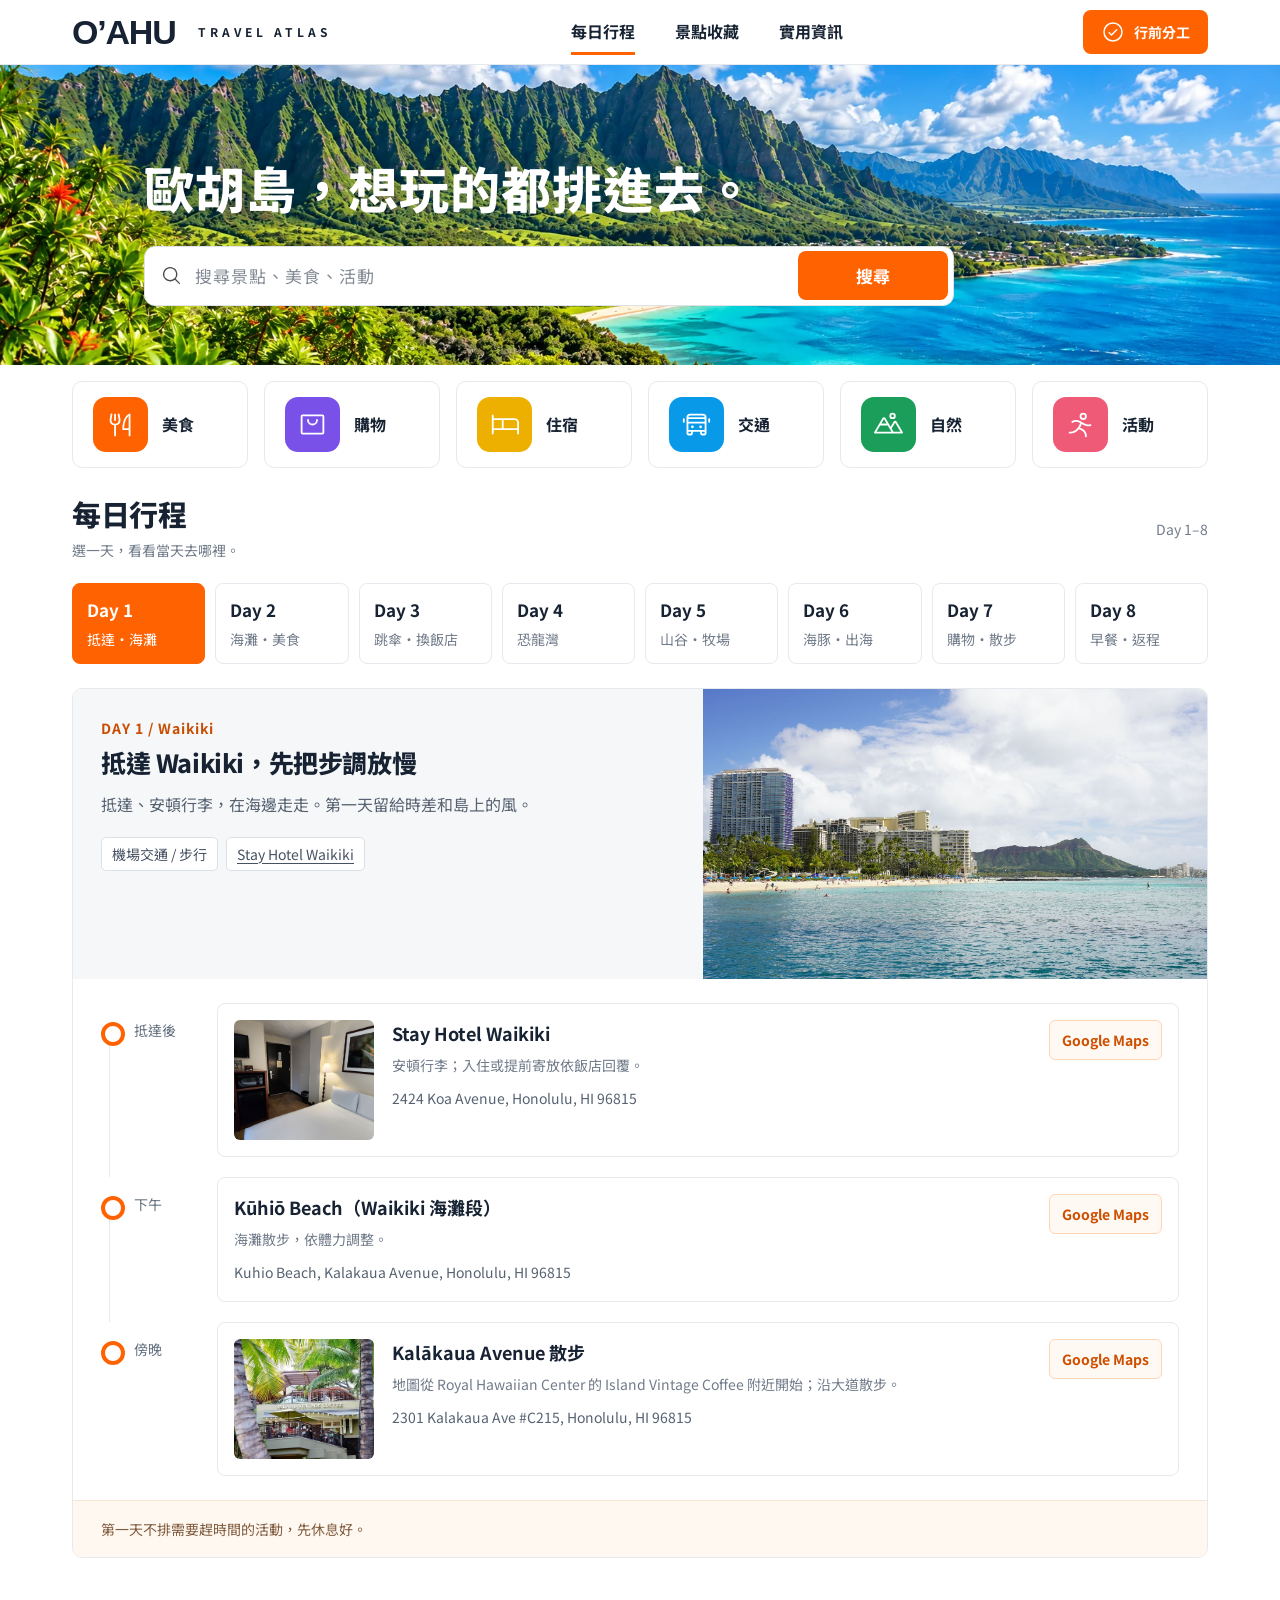
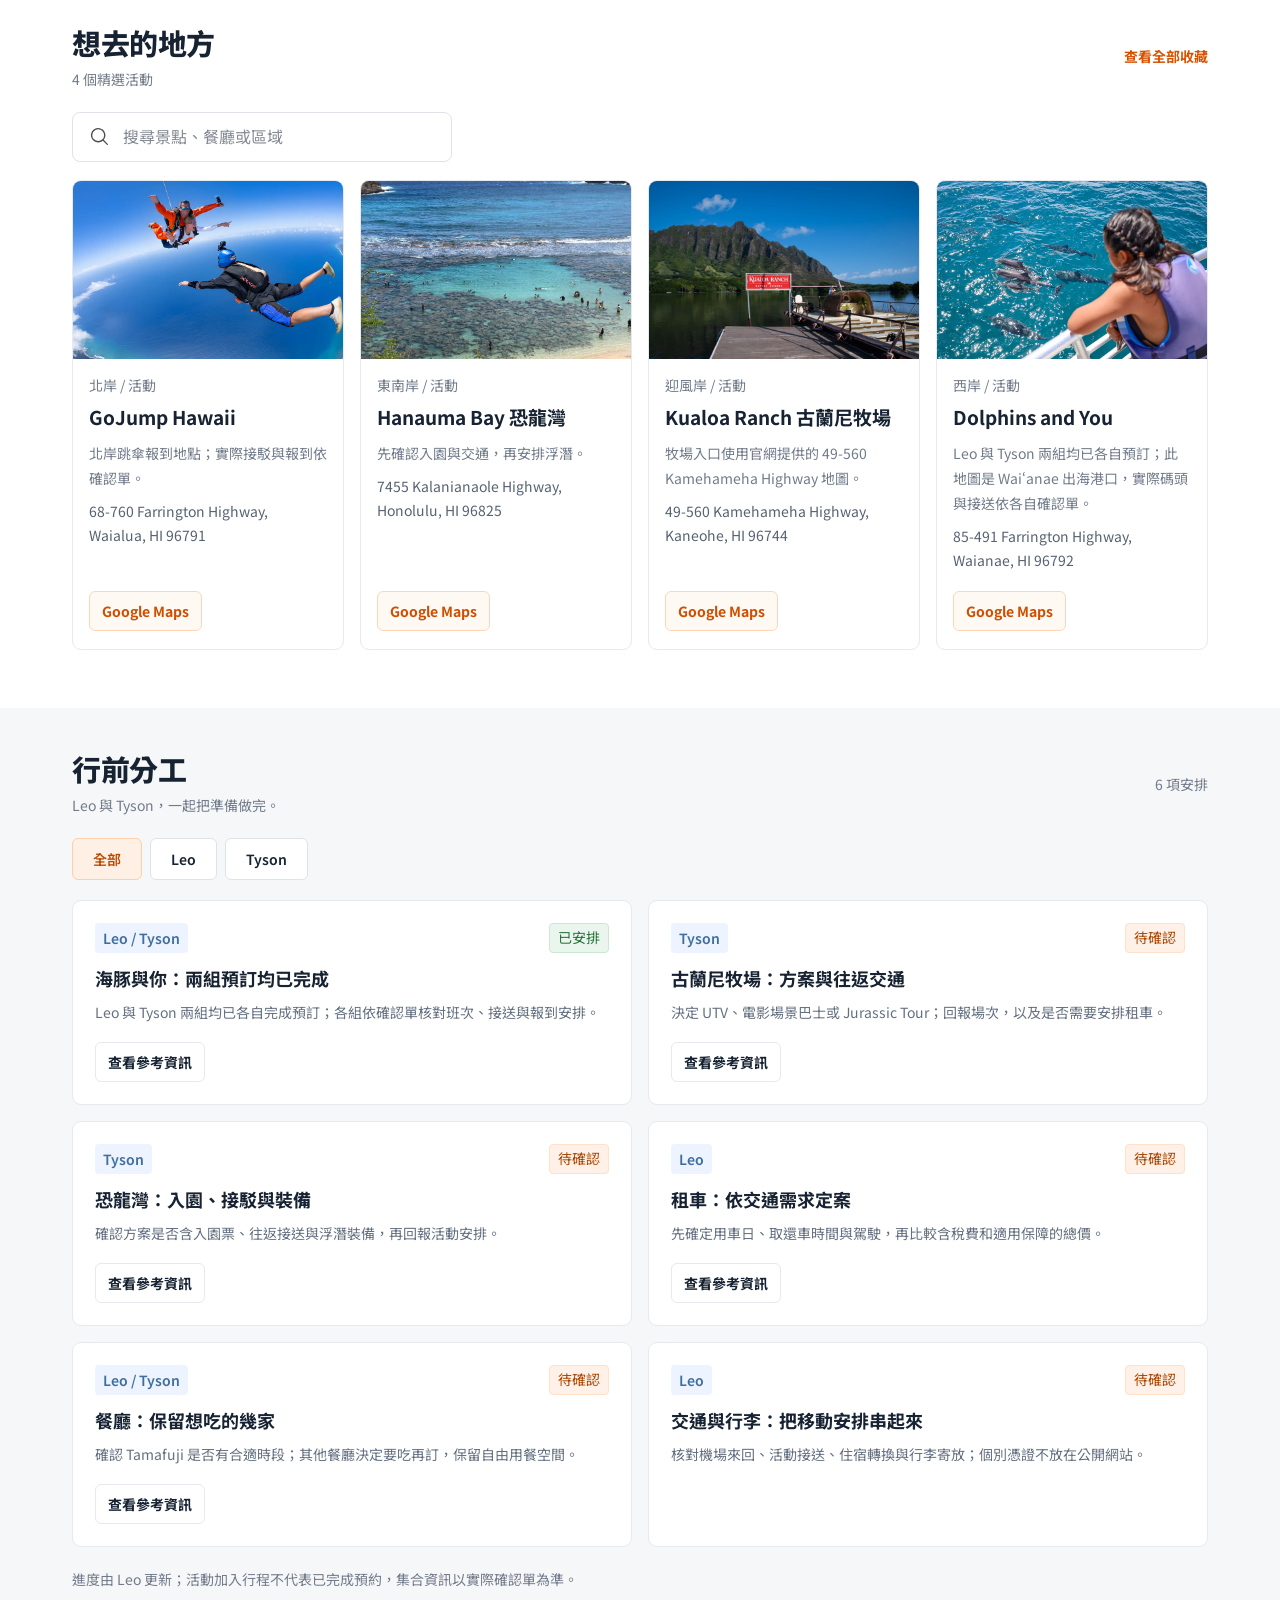
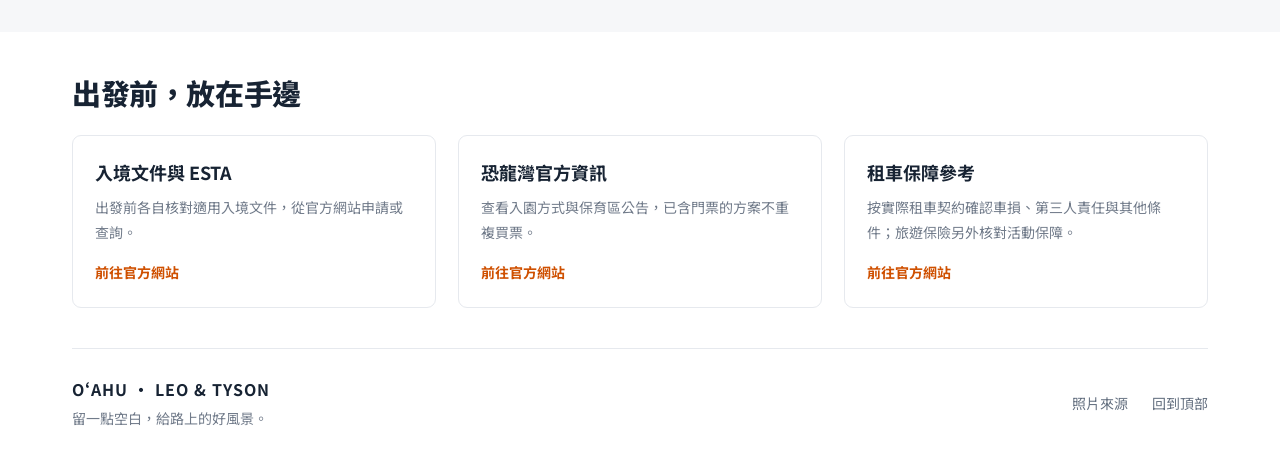
<file: index.html>
<!doctype html>
<html lang="zh-Hant">
<head>
  <meta charset="utf-8">
  <meta name="viewport" content="width=device-width,initial-scale=1">
  <meta name="theme-color" content="#f65b0a">
  <meta name="description" content="Leo 與 Tyson 的歐胡島旅行指南。Day 1–8 行程、公開景點導航與行前分工。">
  <title>Hawaii Guide · Leo & Tyson</title>
  <link rel="icon" href="data:,">
  <link rel="stylesheet" href="./styles.css">
  <script type="module" src="./app.js"></script>
</head>
<body>
  <a class="skip" href="#itinerary">跳到每日行程</a>
  <header class="header">
    <div class="header-inner wrap">
      <a class="brand" href="#top"><strong>O’AHU</strong><span>TRAVEL ATLAS</span></a>
      <nav aria-label="主要導覽"><a class="active" href="#itinerary">每日行程</a><a href="#places">景點收藏</a><a href="#resources">實用資訊</a></nav>
      <a class="primary header-action" href="#checklist"><img class="icon" src="./assets/icons/check-circle.svg" alt="">行前分工</a>
    </div>
  </header>
  <main id="top">
    <section class="hero" aria-labelledby="hero-title">
      <img src="./assets/hero-oahu.webp" alt="原旅行筆記的歐胡島山海主視覺，AI 情境圖" fetchpriority="high" width="1800" height="600">
      <div class="hero-copy wrap"><h1 id="hero-title">歐胡島，想玩的都排進去。</h1>
        <form id="hero-search" class="hero-search search" role="search"><img class="icon" src="./assets/icons/magnifying-glass.svg" alt=""><label class="sr-only" for="hero-query">搜尋景點、美食、活動</label><input id="hero-query" type="search" placeholder="搜尋景點、美食、活動"><button class="primary" type="submit">搜尋</button></form>
      </div>
    </section>
    <div class="categories wrap" id="categories" role="group" aria-label="依景點類別查看"></div>
    <p id="load-error" class="wrap error" role="alert" hidden>行程暫時無法載入，請重新整理或稍後再試。</p>
    <section id="itinerary" class="section wrap" aria-labelledby="itinerary-title">
      <div class="section-head"><div><h2 id="itinerary-title">每日行程</h2><p class="section-caption">選一天，看看當天去哪裡。</p></div><span class="section-caption">Day 1–8</span></div>
      <div id="day-tabs" class="day-tabs" role="tablist" aria-label="Day 1–8"></div>
      <div id="day-panel" class="day-panel" role="tabpanel" tabindex="0"></div>
    </section>
    <section id="places" class="section wrap" aria-labelledby="places-title">
      <div class="section-head"><div><h2 id="places-title">想去的地方</h2><p class="section-caption" id="place-count"></p></div><button id="show-all-places" class="text-button" type="button">查看全部收藏</button></div>
      <div class="place-toolbar"><label class="search"><img class="icon" src="./assets/icons/magnifying-glass.svg" alt=""><span class="sr-only">搜尋景點與區域</span><input id="place-search" type="search" placeholder="搜尋景點、餐廳或區域"></label><button id="clear-place-filters" class="text-button" type="button" hidden>清除篩選</button></div>
      <div id="place-list" class="place-grid"></div><p id="place-empty" class="empty" hidden>沒有符合的地點，試試其他關鍵字。</p>
    </section>
    <section id="checklist" class="section section-soft" aria-labelledby="checklist-title"><div class="wrap">
      <div class="section-head"><div><h2 id="checklist-title">行前分工</h2><p class="section-caption">Leo 與 Tyson，一起把準備做完。</p></div><span id="task-summary" class="section-caption"></span></div>
      <div id="task-filters" class="filters" role="group" aria-label="依負責人篩選"></div>
      <div id="task-list" class="task-grid"></div>
      <p class="fine-print">進度由 Leo 更新；活動加入行程不代表已完成預約，集合資訊以實際確認單為準。</p>
    </div></section>
    <section id="resources" class="section wrap resources" aria-labelledby="resources-title"><div class="section-head"><div><h2 id="resources-title">出發前，放在手邊</h2></div></div><div id="resource-list" class="resource-grid"></div></section>
  </main>
  <footer class="footer wrap"><div><strong>OʻAHU · LEO & TYSON</strong><p>留一點空白，給路上的好風景。</p></div><div><a href="./CREDITS.html">照片來源</a><a href="#top">回到頂部</a></div></footer>
  <noscript><p class="wrap error">請啟用 JavaScript 查看每日行程。行程資料亦可在本網站的 data/trip.json 查看。</p></noscript>
</body>
</html>
</file>
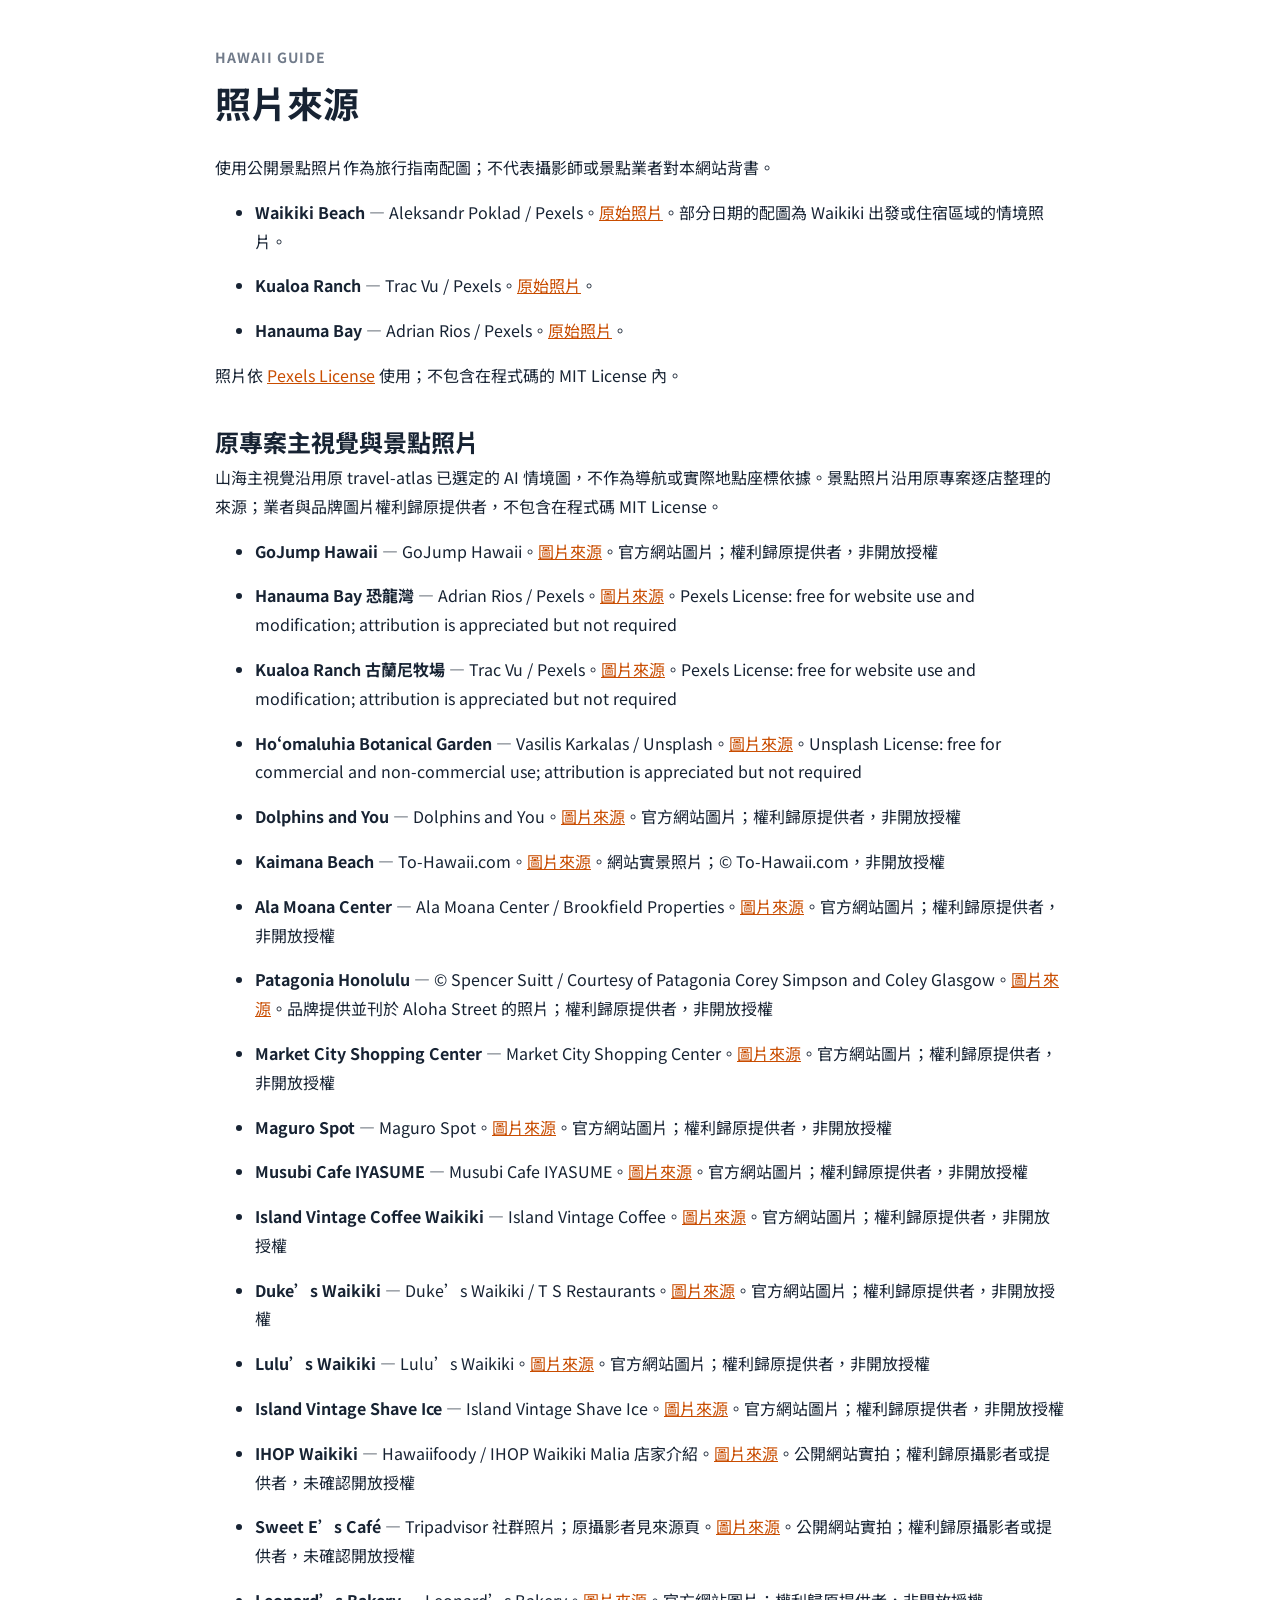
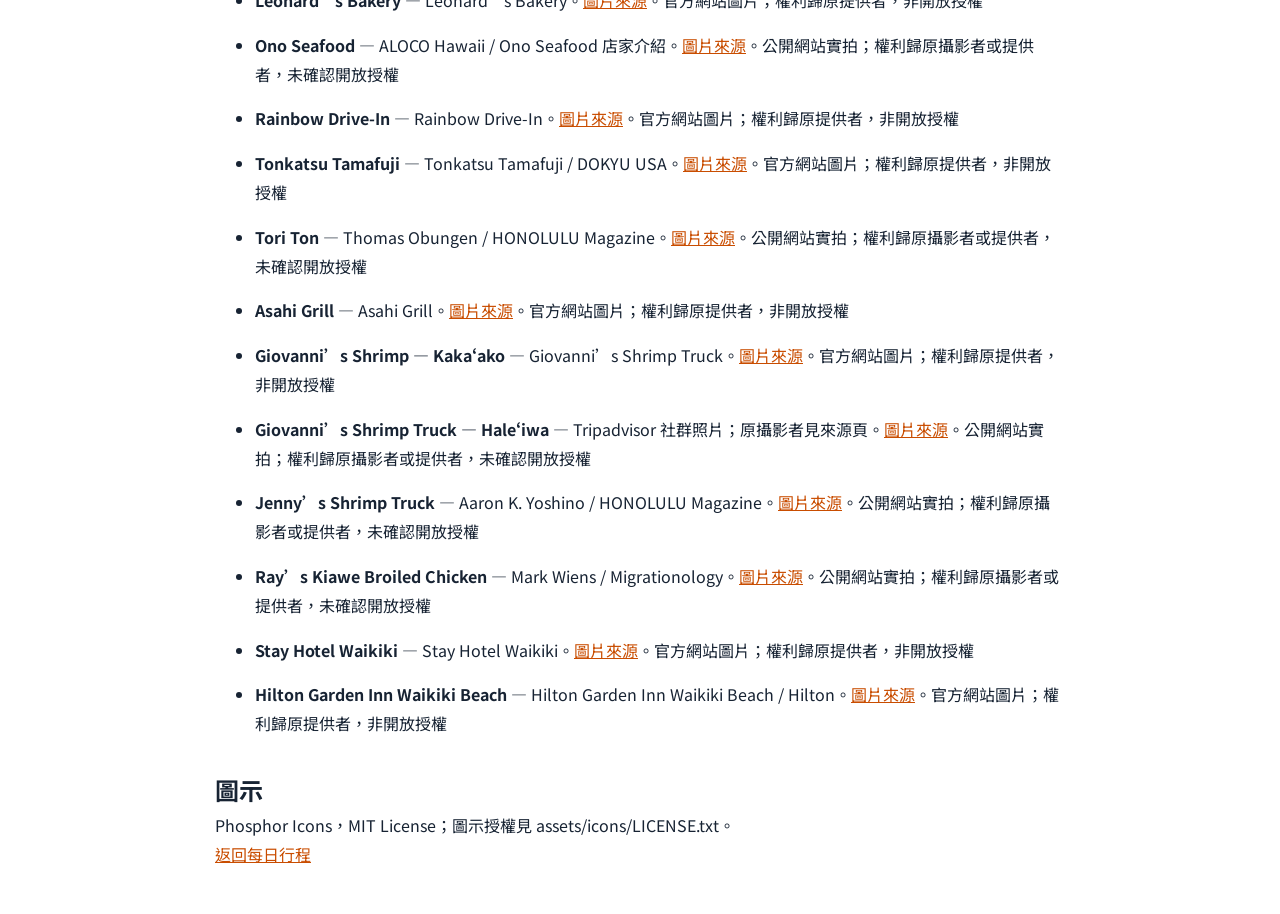
<file: CREDITS.html>
<!doctype html>
<html lang="zh-Hant"><head><meta charset="utf-8"><meta name="viewport" content="width=device-width,initial-scale=1"><title>照片來源 · Hawaii Guide</title><link rel="stylesheet" href="./styles.css"><link rel="icon" href="data:,"></head><body><main class="wrap credits"><p class="eyebrow">HAWAII GUIDE</p><h1>照片來源</h1><p>使用公開景點照片作為旅行指南配圖；不代表攝影師或景點業者對本網站背書。</p><ul><li><strong>Waikiki Beach</strong> — Aleksandr Poklad / Pexels。<a href="https://www.pexels.com/photo/waikiki-beach-with-diamond-head-in-honolulu-36072131/" rel="noopener noreferrer" target="_blank">原始照片</a>。部分日期的配圖為 Waikiki 出發或住宿區域的情境照片。</li><li><strong>Kualoa Ranch</strong> — Trac Vu / Pexels。<a href="https://www.pexels.com/photo/scenic-view-of-kualoa-ranch-with-mountain-background-35255960/" rel="noopener noreferrer" target="_blank">原始照片</a>。</li><li><strong>Hanauma Bay</strong> — Adrian Rios / Pexels。<a href="https://www.pexels.com/photo/aerial-view-of-hanauma-bay-in-hawaii-34199480/" rel="noopener noreferrer" target="_blank">原始照片</a>。</li></ul><p>照片依 <a href="https://www.pexels.com/license/" rel="noopener noreferrer" target="_blank">Pexels License</a> 使用；不包含在程式碼的 MIT License 內。</p><h2>原專案主視覺與景點照片</h2><p>山海主視覺沿用原 travel-atlas 已選定的 AI 情境圖，不作為導航或實際地點座標依據。景點照片沿用原專案逐店整理的來源；業者與品牌圖片權利歸原提供者，不包含在程式碼 MIT License。</p><ul><li><strong>GoJump Hawaii</strong> — GoJump Hawaii。<a href="https://gojump-hawaii.com/" target="_blank" rel="noopener noreferrer">圖片來源</a>。官方網站圖片；權利歸原提供者，非開放授權</li><li><strong>Hanauma Bay 恐龍灣</strong> — Adrian Rios / Pexels。<a href="https://www.pexels.com/photo/aerial-view-of-hanauma-bay-in-hawaii-34199480/" target="_blank" rel="noopener noreferrer">圖片來源</a>。Pexels License: free for website use and modification; attribution is appreciated but not required</li><li><strong>Kualoa Ranch 古蘭尼牧場</strong> — Trac Vu / Pexels。<a href="https://www.pexels.com/photo/scenic-view-of-kualoa-ranch-with-mountain-background-35255960/" target="_blank" rel="noopener noreferrer">圖片來源</a>。Pexels License: free for website use and modification; attribution is appreciated but not required</li><li><strong>Hoʻomaluhia Botanical Garden</strong> — Vasilis Karkalas / Unsplash。<a href="https://unsplash.com/photos/road-leads-toward-misty-mountains-and-palm-trees-5rhYgkYAJVA" target="_blank" rel="noopener noreferrer">圖片來源</a>。Unsplash License: free for commercial and non-commercial use; attribution is appreciated but not required</li><li><strong>Dolphins and You</strong> — Dolphins and You。<a href="https://dolphinsandyou.com/" target="_blank" rel="noopener noreferrer">圖片來源</a>。官方網站圖片；權利歸原提供者，非開放授權</li><li><strong>Kaimana Beach</strong> — To-Hawaii.com。<a href="https://www.to-hawaii.com/oahu/beaches/kaimana-beach/" target="_blank" rel="noopener noreferrer">圖片來源</a>。網站實景照片；© To-Hawaii.com，非開放授權</li><li><strong>Ala Moana Center</strong> — Ala Moana Center / Brookfield Properties。<a href="https://www.alamoanacenter.com/en/visit/" target="_blank" rel="noopener noreferrer">圖片來源</a>。官方網站圖片；權利歸原提供者，非開放授權</li><li><strong>Patagonia Honolulu</strong> — © Spencer Suitt / Courtesy of Patagonia Corey Simpson and Coley Glasgow。<a href="https://www.aloha-street.com/article/2021/03/359744/" target="_blank" rel="noopener noreferrer">圖片來源</a>。品牌提供並刊於 Aloha Street 的照片；權利歸原提供者，非開放授權</li><li><strong>Market City Shopping Center</strong> — Market City Shopping Center。<a href="https://marketcityhawaii.com/about/" target="_blank" rel="noopener noreferrer">圖片來源</a>。官方網站圖片；權利歸原提供者，非開放授權</li><li><strong>Maguro Spot</strong> — Maguro Spot。<a href="https://magurospot.com/" target="_blank" rel="noopener noreferrer">圖片來源</a>。官方網站圖片；權利歸原提供者，非開放授權</li><li><strong>Musubi Cafe IYASUME</strong> — Musubi Cafe IYASUME。<a href="https://jp.iyasumehawaii.com/" target="_blank" rel="noopener noreferrer">圖片來源</a>。官方網站圖片；權利歸原提供者，非開放授權</li><li><strong>Island Vintage Coffee Waikiki</strong> — Island Vintage Coffee。<a href="https://www.islandvintagecoffee.com/pages/locations" target="_blank" rel="noopener noreferrer">圖片來源</a>。官方網站圖片；權利歸原提供者，非開放授權</li><li><strong>Duke’s Waikiki</strong> — Duke’s Waikiki / T S Restaurants。<a href="https://www.dukeswaikiki.com/" target="_blank" rel="noopener noreferrer">圖片來源</a>。官方網站圖片；權利歸原提供者，非開放授權</li><li><strong>Lulu’s Waikiki</strong> — Lulu’s Waikiki。<a href="https://www.luluswaikiki.com/gallery" target="_blank" rel="noopener noreferrer">圖片來源</a>。官方網站圖片；權利歸原提供者，非開放授權</li><li><strong>Island Vintage Shave Ice</strong> — Island Vintage Shave Ice。<a href="https://www.islandvintagecoffee.com/pages/locations" target="_blank" rel="noopener noreferrer">圖片來源</a>。官方網站圖片；權利歸原提供者，非開放授權</li><li><strong>IHOP Waikiki</strong> — Hawaiifoody / IHOP Waikiki Malia 店家介紹。<a href="https://www.hawaiifoody.com/foody_areas_eng/view/61/1" target="_blank" rel="noopener noreferrer">圖片來源</a>。公開網站實拍；權利歸原攝影者或提供者，未確認開放授權</li><li><strong>Sweet E’s Café</strong> — Tripadvisor 社群照片；原攝影者見來源頁。<a href="https://www.tripadvisor.es/Restaurant_Review-g60982-d3364900-Reviews-Sweet_E_s_Cafe-Honolulu_Oahu_Hawaii.html" target="_blank" rel="noopener noreferrer">圖片來源</a>。公開網站實拍；權利歸原攝影者或提供者，未確認開放授權</li><li><strong>Leonard’s Bakery</strong> — Leonard’s Bakery。<a href="https://leonardshawaii.com/home/" target="_blank" rel="noopener noreferrer">圖片來源</a>。官方網站圖片；權利歸原提供者，非開放授權</li><li><strong>Ono Seafood</strong> — ALOCO Hawaii / Ono Seafood 店家介紹。<a href="https://alocohawaii.com/shop/6/497/top" target="_blank" rel="noopener noreferrer">圖片來源</a>。公開網站實拍；權利歸原攝影者或提供者，未確認開放授權</li><li><strong>Rainbow Drive-In</strong> — Rainbow Drive-In。<a href="https://www.rainbowdrivein.com/" target="_blank" rel="noopener noreferrer">圖片來源</a>。官方網站圖片；權利歸原提供者，非開放授權</li><li><strong>Tonkatsu Tamafuji</strong> — Tonkatsu Tamafuji / DOKYU USA。<a href="https://tamafuji-us.com/" target="_blank" rel="noopener noreferrer">圖片來源</a>。官方網站圖片；權利歸原提供者，非開放授權</li><li><strong>Tori Ton</strong> — Thomas Obungen / HONOLULU Magazine。<a href="https://www.honolulumagazine.com/budget-on-a-stick-tori-ton/" target="_blank" rel="noopener noreferrer">圖片來源</a>。公開網站實拍；權利歸原攝影者或提供者，未確認開放授權</li><li><strong>Asahi Grill</strong> — Asahi Grill。<a href="https://www.asahigrillhawaii.com/" target="_blank" rel="noopener noreferrer">圖片來源</a>。官方網站圖片；權利歸原提供者，非開放授權</li><li><strong>Giovanni’s Shrimp — Kakaʻako</strong> — Giovanni’s Shrimp Truck。<a href="https://www.giovannisshrimptruck.com/" target="_blank" rel="noopener noreferrer">圖片來源</a>。官方網站圖片；權利歸原提供者，非開放授權</li><li><strong>Giovanni’s Shrimp Truck — Haleʻiwa</strong> — Tripadvisor 社群照片；原攝影者見來源頁。<a href="https://www.tripadvisor.com/Restaurant_Review-g60647-d806862-Reviews-Giovanni_s_Shrimp_Truck-Haleiwa_Oahu_Hawaii.html" target="_blank" rel="noopener noreferrer">圖片來源</a>。公開網站實拍；權利歸原攝影者或提供者，未確認開放授權</li><li><strong>Jenny’s Shrimp Truck</strong> — Aaron K. Yoshino / HONOLULU Magazine。<a href="https://www.honolulumagazine.com/ranking-best-north-shore-garlic-shrimp/" target="_blank" rel="noopener noreferrer">圖片來源</a>。公開網站實拍；權利歸原攝影者或提供者，未確認開放授權</li><li><strong>Ray’s Kiawe Broiled Chicken</strong> — Mark Wiens / Migrationology。<a href="https://migrationology.com/rays-kiawe-broiled-chicken-haleiwa-hawaii/" target="_blank" rel="noopener noreferrer">圖片來源</a>。公開網站實拍；權利歸原攝影者或提供者，未確認開放授權</li><li><strong>Stay Hotel Waikiki</strong> — Stay Hotel Waikiki。<a href="https://www.stayhotelwaikiki.com/" target="_blank" rel="noopener noreferrer">圖片來源</a>。官方網站圖片；權利歸原提供者，非開放授權</li><li><strong>Hilton Garden Inn Waikiki Beach</strong> — Hilton Garden Inn Waikiki Beach / Hilton。<a href="https://www.hilton.com/en/hotels/hnlkugi-hilton-garden-inn-waikiki-beach/gallery/" target="_blank" rel="noopener noreferrer">圖片來源</a>。官方網站圖片；權利歸原提供者，非開放授權</li></ul><h2>圖示</h2><p>Phosphor Icons，MIT License；圖示授權見 assets/icons/LICENSE.txt。</p><p><a href="./">返回每日行程</a></p></main></body></html>
</file>
<file: styles.css>
@import url("https://fonts.googleapis.com/css2?family=Noto+Sans+TC:wght@400;500;600;700;800;900&display=swap");
:root{font-family:"Noto Sans TC",system-ui,-apple-system,sans-serif;color:#172333;background:#fff;font-synthesis:none;font-size:16px;line-height:1.6;--orange:#ff6200;--line:#e6e9ee;--muted:#717b8a;--pale:#f6f7f9}
*{box-sizing:border-box}html{scroll-behavior:smooth;scroll-padding-top:85px}body{margin:0}button,input{font:inherit;color:inherit}button,a,input{-webkit-tap-highlight-color:transparent}button{cursor:pointer}a{color:inherit;text-decoration:none}a:hover{text-decoration:underline}h1,h2,h3,h4,p{margin:0}img{display:block;max-width:100%;object-fit:cover}button:focus-visible,a:focus-visible,input:focus-visible{outline:3px solid #2687dc;outline-offset:3px}.wrap{width:calc(100% - 144px);max-width:1416px;margin-inline:auto}.icon{width:24px;height:24px;flex-shrink:0}.skip{position:fixed;top:-70px;left:20px;z-index:100;padding:12px;background:#fff}.skip:focus{top:10px}.sr-only{position:absolute;width:1px;height:1px;padding:0;overflow:hidden;clip:rect(0,0,0,0);white-space:nowrap;border:0}[hidden]{display:none!important}
.header{height:65px;background:#fffffff7;border-bottom:1px solid var(--line);position:sticky;top:0;z-index:20;backdrop-filter:blur(12px)}.header-inner{display:flex;align-items:center;height:100%;gap:28px}.brand{display:flex;align-items:center;gap:22px;flex-shrink:0}.brand:hover{text-decoration:none}.brand strong{font-size:34px;font-weight:800;letter-spacing:-1px;line-height:1}.brand span{font-size:12px;letter-spacing:4px;font-weight:700}.header nav{display:flex;align-self:stretch;align-items:center;gap:40px;margin:0 auto;white-space:nowrap}.header nav a{position:relative;height:100%;display:flex;align-items:center;font-size:16px;font-weight:700}.header nav .active:after{content:"";height:3px;background:var(--orange);position:absolute;left:0;right:0;bottom:9px}.header nav a:hover{text-decoration:none;color:var(--orange)}.primary{display:inline-flex;align-items:center;justify-content:center;gap:9px;border:0;border-radius:8px;min-height:46px;padding:10px 20px;background:var(--orange);color:#fff;font-weight:700;white-space:nowrap}.primary:hover{text-decoration:none;background:#e75800}.primary .icon{filter:brightness(0) invert(1)}.header-action{font-size:14px;padding:9px 18px;min-height:44px}
.hero{height:300px;position:relative;color:#fff;overflow:hidden}.hero>img{width:100%;height:100%;object-position:center 52%}.hero-copy{position:absolute;inset:0;display:flex;flex-direction:column;justify-content:center;align-items:flex-start;padding-left:72px}.hero h1{font-size:50px;letter-spacing:1px;font-weight:800;line-height:1.3;text-shadow:0 2px 20px #10232530}.search{display:flex;align-items:center;gap:13px;border:1px solid #dfe3e9;border-radius:8px;background:#fff;padding:4px 5px 4px 16px;color:#6d7683;min-height:46px;min-width:0}.search:focus-within{border-color:var(--orange);box-shadow:0 0 0 2px #ff62001a}.search input{border:0;background:transparent;min-width:0;width:100%;padding:7px 0;color:#172333;outline:0}.search input::placeholder{color:#858b94}.search .icon{width:21px;height:21px;opacity:.7}.hero-search{width:810px;max-width:100%;margin-top:26px;border-radius:11px;min-height:60px}.hero-search input{font-size:17px;letter-spacing:1px}.hero-search .primary{width:150px;flex-shrink:0;min-height:49px;font-size:17px}
.categories{display:grid;grid-template-columns:repeat(6,minmax(0,1fr));gap:16px;margin-block:16px 25px}.category-button{border:1px solid var(--line);border-radius:10px;min-height:82px;display:flex;align-items:center;justify-content:flex-start;gap:14px;padding:15px 20px;background:white;transition:transform .18s,border-color .18s}.category-button:hover{transform:translateY(-2px);border-color:#ffaf7d}.category-button[aria-pressed=true]{border-color:var(--orange);background:#fff8f2}.category-button strong{font-size:16px;white-space:nowrap}.category-icon{width:55px;height:55px;display:flex;align-items:center;justify-content:center;border-radius:13px;flex-shrink:0}.category-icon .icon{width:29px;height:29px;filter:brightness(0) invert(1)}
.section{padding-block:32px}.section-head{display:flex;align-items:center;justify-content:space-between;gap:20px;margin-bottom:22px}.section-head h2{font-size:29px;font-weight:800;line-height:1.4;letter-spacing:-.4px}.section-caption{color:var(--muted);font-size:14px;margin-top:5px}.text-button{border:0;background:transparent;color:#d95200;padding:8px 0;font-size:14px;font-weight:700}.text-button:hover{text-decoration:underline}.eyebrow{font-size:14px;letter-spacing:1px;color:var(--muted);font-weight:700}.day-tabs{display:flex;gap:10px;overflow-x:auto;padding-bottom:8px;margin-bottom:16px}.day-tab{min-width:112px;flex:1;min-height:80px;border:1px solid var(--line);border-radius:8px;background:#fff;display:flex;flex-direction:column;align-items:flex-start;justify-content:center;gap:5px;padding:12px 14px;white-space:nowrap}.day-tab strong{font-size:17px;font-weight:700}.day-tab span{font-size:14px;color:var(--muted)}.day-tab[aria-selected=true]{background:var(--orange);border-color:var(--orange);color:#fff}.day-tab[aria-selected=true] span{color:#fff}.day-tab:hover{border-color:var(--orange)}.day-panel{border:1px solid var(--line);border-radius:10px;overflow:hidden}.day-banner{display:grid;grid-template-columns:1.25fr 1fr;min-height:220px;background:#f6f7f9}.day-intro{padding:28px}.day-intro .eyebrow{color:#c94d00;margin-bottom:6px}.day-intro h3{font-size:25px;line-height:1.4;letter-spacing:-.4px;font-weight:800;margin-bottom:10px}.day-intro>p:not(.eyebrow){font-size:16px;color:#566271;line-height:1.8}.day-photo{width:100%;height:100%;min-height:220px;max-height:290px}.day-meta{display:flex;gap:8px;flex-wrap:wrap;margin-top:18px}.chip{display:inline-flex;align-items:center;border:1px solid #dce1e7;background:white;padding:5px 10px;border-radius:5px;font-size:14px;color:#465162}.lodging-link{text-decoration:underline;text-underline-offset:3px;overflow-wrap:anywhere;max-width:100%}.day-stops{padding:24px 28px 4px}.stop{display:grid;grid-template-columns:98px minmax(0,1fr);gap:18px;padding:0 0 20px;position:relative}.stop:not(:last-child):before{content:"";position:absolute;left:8px;top:28px;bottom:0;width:1px;background:#e6e9ee}.stop-time{font-size:14px;color:#647080;display:flex;gap:9px;align-items:flex-start;padding-top:16px}.stop-time:before{content:"";width:16px;height:16px;background:#fff;border:4px solid var(--orange);border-radius:50%;flex-shrink:0;margin-top:3px;z-index:1}.stop-card{border:1px solid var(--line);border-radius:8px;display:grid;grid-template-columns:140px minmax(0,1fr) auto;gap:18px;overflow:hidden;padding:16px;background:#fff;align-items:start}.stop-card.without-photo{grid-template-columns:minmax(0,1fr) auto}.stop-photo{width:140px;height:120px;border-radius:6px}.stop h4{font-size:18px;line-height:1.45;margin-bottom:7px;font-weight:700}.stop p{color:var(--muted);font-size:14px;line-height:1.8}.stop .place-address,.place-card .place-address{font-size:14px;line-height:1.7;color:#566271;overflow-wrap:anywhere;margin-top:9px}.status{display:inline-flex;align-items:center;border-radius:4px;padding:4px 8px;font-size:14px;line-height:1.4;background:#f2f4f6;color:#596675;border:1px solid #e1e5ea}.status-pending{background:#fff1e7;color:#aa4500;border-color:#ffe0c8}.status-confirmed{background:#eaf6ed;color:#27713c;border-color:#cce7d2}.status-optional{background:#f2f3f5;color:#647080;border-color:#e3e5e9}.stop .status{margin-top:10px}.stop-actions{display:flex;flex-direction:column;gap:8px}.map-link,.official-link{display:inline-flex;align-items:center;justify-content:center;border:1px solid var(--line);border-radius:6px;min-height:40px;padding:8px 12px;font-size:14px;font-weight:700;white-space:nowrap;background:#fff}.map-link{color:#ce4f00;border-color:#ffd5b8;background:#fff9f3}.map-link:hover,.official-link:hover{border-color:var(--orange);text-decoration:none}.day-note{padding:17px 28px;background:#fff8f0;border-top:1px solid #f6e7d4;font-size:14px;color:#805b3e}
.place-toolbar{display:flex;gap:16px;align-items:center;margin-bottom:18px}.place-toolbar .search{width:380px;max-width:100%}.place-grid{display:grid;grid-template-columns:repeat(4,minmax(0,1fr));gap:16px}.place-card{border:1px solid var(--line);border-radius:9px;overflow:hidden;background:#fff;display:flex;flex-direction:column;transition:transform .18s,box-shadow .18s}.place-card:hover,.place-card:focus-within{transform:translateY(-2px);box-shadow:0 7px 20px #1723330c}.card-image{display:block;height:178px;overflow:hidden}.place-photo{height:100%;width:100%;transition:transform .35s}.card-image:hover img{transform:scale(1.025)}.card-body{padding:15px 16px 18px;display:flex;flex-direction:column;align-items:flex-start;flex:1}.place-category{font-size:14px;color:var(--muted)}.place-card h3{font-size:19px;font-weight:700;line-height:1.45;margin:7px 0 10px}.place-card p{font-size:14px;line-height:1.8;color:var(--muted)}.place-card .place-address{margin-bottom:18px}.place-card .map-link{margin-top:auto}.empty{padding:40px;border:1px dashed var(--line);border-radius:9px;text-align:center;color:var(--muted)}
.section-soft{background:#f6f7f9;margin-top:26px;padding-block:40px}.filters{display:flex;gap:8px;margin-bottom:20px}.filter{padding:8px 20px;min-height:42px;border:1px solid #dfe3e9;border-radius:6px;background:#fff;font-size:14px;font-weight:600}.filter[aria-pressed=true]{background:#fff0e5;border-color:#ffcfa9;color:#b74a00}.task-grid{display:grid;grid-template-columns:repeat(2,minmax(0,1fr));gap:16px}.task-card{border:1px solid var(--line);border-radius:9px;background:#fff;padding:22px}.task-top{display:flex;align-items:center;justify-content:space-between;gap:10px}.owner{display:inline-flex;background:#edf4ff;color:#406e9f;border-radius:4px;font-size:14px;font-weight:600;padding:4px 8px}.task-card h3{font-size:18px;margin:12px 0 8px;line-height:1.5}.task-card p{font-size:14px;line-height:1.8;color:#647080}.task-card .official-link{margin-top:16px}.fine-print{font-size:14px;line-height:1.8;color:var(--muted);margin-top:20px}.resources{padding-block:40px}.resource-grid{display:grid;grid-template-columns:repeat(3,minmax(0,1fr));gap:22px}.resource{border:1px solid var(--line);border-radius:9px;padding:22px}.resource h3{font-size:18px;margin-bottom:8px}.resource p{font-size:14px;color:var(--muted);line-height:1.8;margin-bottom:14px}.resource a{font-size:14px;color:#cf5000;font-weight:700}.footer{display:flex;justify-content:space-between;gap:24px;padding-block:28px;border-top:1px solid var(--line)}.footer strong{font-size:16px;letter-spacing:1px}.footer p{font-size:14px;color:var(--muted);margin-top:5px}.footer>div:last-child{display:flex;align-items:center;gap:24px;font-size:14px;color:#647080}.error{padding:22px;background:#fff0e5;border:1px solid #ffd0ad;border-radius:8px}.credits{max-width:850px;padding-block:45px;line-height:1.8}.credits h1{font-size:36px;margin-bottom:18px}.credits h2{margin-top:30px}.credits li{margin:16px 0}.credits a{text-decoration:underline;color:#c94d00}
@media(min-width:1500px){.day-tab{min-width:130px}.stop-card{grid-template-columns:180px minmax(0,1fr) auto}.stop-photo{width:180px}}
@media(max-width:1150px){.wrap{width:calc(100% - 64px)}.header-inner{gap:20px}.brand span{display:none}.header nav{gap:28px}.hero-copy{padding-left:36px}.hero h1{font-size:44px}.category-button{padding:13px 12px;gap:10px}.category-icon{width:44px;height:48px;border-radius:10px}.category-button strong{font-size:15px}.stop-card{grid-template-columns:110px minmax(0,1fr);gap:14px}.stop-photo{width:110px;height:110px}.stop-actions{grid-column:2;flex-direction:row;flex-wrap:wrap}.without-photo .stop-actions{grid-column:2}.place-grid{grid-template-columns:repeat(3,minmax(0,1fr))}}
@media(max-width:800px){.header nav{gap:22px}.header-action{padding:10px 12px}.hero-copy{padding-left:0}.hero h1{font-size:38px}.hero-search{width:100%}.categories{gap:10px}.category-button{flex-direction:column;padding:13px 8px;gap:7px;min-height:102px}.category-icon{width:44px;height:44px}.category-button strong{font-size:14px}.day-banner{grid-template-columns:1.2fr 1fr}.day-intro{padding:22px}.day-intro h3{font-size:23px}.day-stops{padding:22px 20px 4px}.stop{grid-template-columns:85px minmax(0,1fr);gap:12px}.stop-card{grid-template-columns:90px minmax(0,1fr);padding:13px;gap:12px}.stop-photo{width:90px;height:100px}.stop-card.without-photo{grid-template-columns:minmax(0,1fr)}.without-photo .stop-actions{grid-column:1}.resource-grid{grid-template-columns:1fr}.resource{padding:20px}.place-grid{grid-template-columns:repeat(2,minmax(0,1fr))}}
@media(max-width:600px){html{scroll-padding-top:114px}.wrap{width:calc(100% - 32px)}.header{height:103px}.header-inner{display:grid;grid-template-columns:1fr auto;grid-template-rows:57px 46px;gap:0}.brand strong{font-size:28px}.header-action{font-size:14px;min-height:37px;padding:7px 12px}.header-action .icon{width:19px;height:19px}.header nav{grid-column:1 / -1;grid-row:2;justify-content:space-around;gap:20px;margin:0;border-top:1px solid #f3f4f6}.header nav a{font-size:14px}.header nav .active:after{bottom:0;left:-10px;right:-10px}.hero{height:240px}.hero-copy{padding:0}.hero h1{font-size:30px;max-width:340px;line-height:1.5;letter-spacing:0}.hero-search{min-height:52px;margin-top:18px;padding-left:12px;gap:8px}.hero-search input{font-size:14px;letter-spacing:0}.hero-search .primary{width:75px;min-height:42px;font-size:14px;padding:8px}.hero-search .icon{width:19px;height:19px}.categories{grid-template-columns:repeat(3,minmax(0,1fr));gap:10px;margin-block:14px 4px}.category-button{flex-direction:row;min-height:67px;padding:10px;gap:10px}.category-icon{width:35px;height:39px;border-radius:9px}.category-icon .icon{width:23px;height:23px}.category-button strong{font-size:14px}.section{padding-block:28px}.section-head{margin-bottom:16px;align-items:flex-start;gap:12px}.section-head h2{font-size:25px}.section-head>span{white-space:nowrap}.section-caption{font-size:14px}.day-tab{min-width:98px;min-height:76px;padding:11px 12px;flex:0 0 auto}.day-tab strong{font-size:16px}.day-tab span{font-size:14px}.day-banner{display:flex;flex-direction:column-reverse}.day-photo{height:170px;min-height:170px;max-height:170px}.day-intro{padding:20px}.day-intro h3{font-size:23px}.day-intro>p:not(.eyebrow){font-size:16px}.day-intro .eyebrow{font-size:14px}.day-meta{margin-top:14px}.chip{font-size:14px}.day-stops{padding:20px 14px 0}.stop{grid-template-columns:1fr;gap:8px;padding-bottom:22px}.stop:not(:last-child):before{display:none}.stop-time{padding-top:0;font-weight:600}.stop-card{grid-template-columns:82px minmax(0,1fr);padding:12px;gap:12px}.stop-photo{width:82px;height:95px}.stop h4{font-size:17px}.stop p{font-size:14px}.stop-actions{grid-column:1 / -1;justify-content:flex-end}.without-photo .stop-actions{grid-column:1}.day-note{padding:16px 18px}.place-grid{gap:12px;grid-template-columns:1fr}.card-image{height:210px}.card-body{padding:17px}.place-card h3{font-size:20px}.place-card .place-address{margin-bottom:14px}.place-toolbar{gap:12px;align-items:flex-start}.place-toolbar .search{width:100%}.place-toolbar .text-button{font-size:14px;white-space:nowrap}.task-grid{grid-template-columns:1fr}.task-card{padding:20px}.section-soft{margin-top:12px;padding-block:30px}.text-button{font-size:14px}.task-card h3{font-size:18px}.resource-grid{gap:14px}.footer{flex-direction:column;padding-block:24px}.footer>div:last-child{justify-content:space-between}.credits h1{font-size:30px}}
@media(prefers-reduced-motion:reduce){html{scroll-behavior:auto}*{transition:none!important}}

/* Match the original logo proportions and first-section rhythm. */
.brand strong{font-family:Arial,Helvetica,sans-serif;letter-spacing:-1.2px}#itinerary.section{padding-top:0}.hero-copy{transform:translateY(15px)}@media(max-width:600px){.hero-copy{transform:none}#itinerary.section{padding-top:24px}}

@media(max-width:600px){.hero h1{text-wrap:balance;max-width:350px}}

.photo-note{font-size:14px;color:#717b8a;margin:8px 0 14px;line-height:1.7}
</file>
